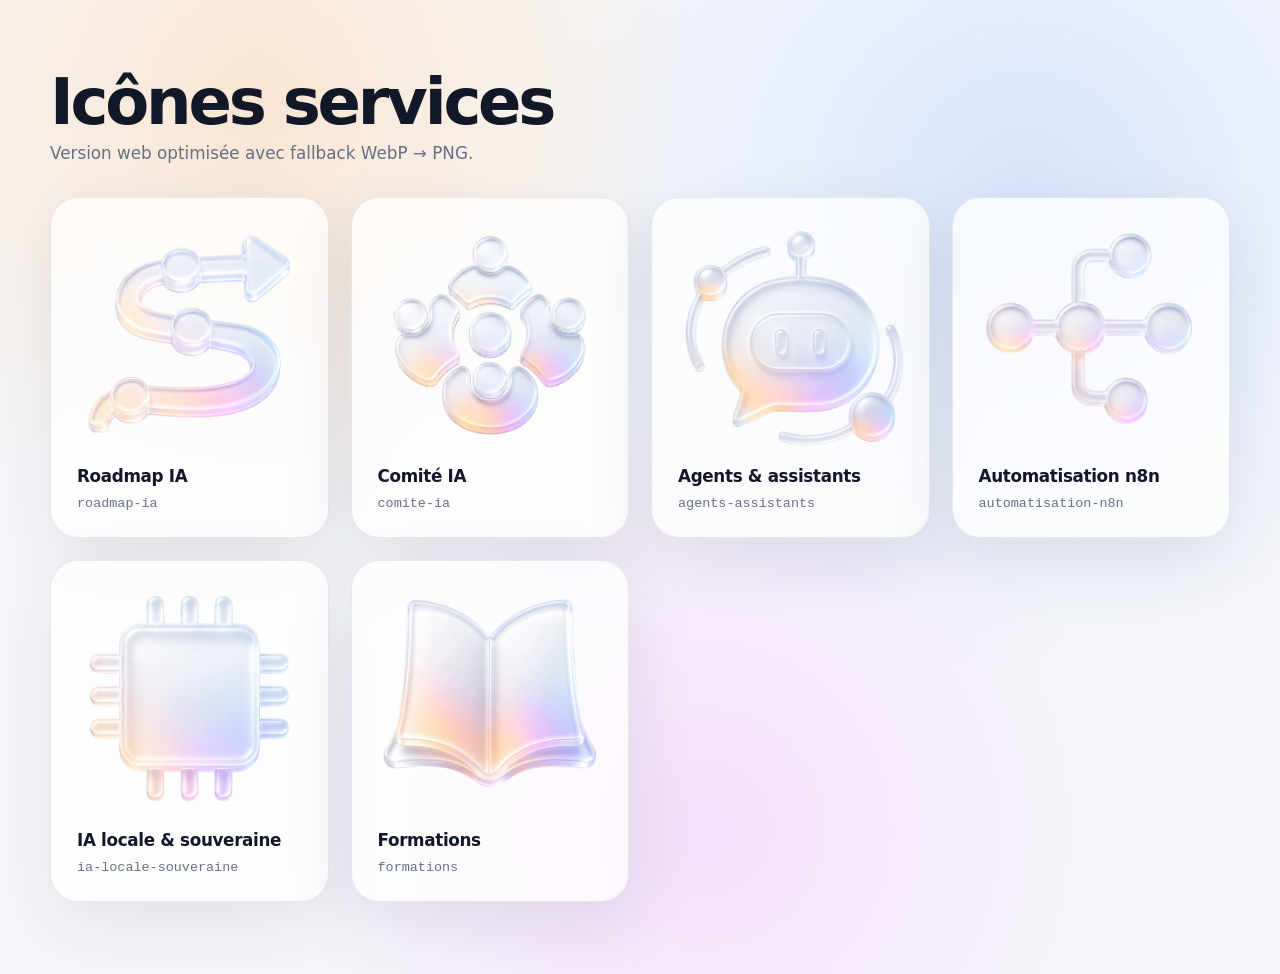
<file: new-design/Claude-Design/assets_web_v2_sans_fond/website/index.html>
<!doctype html>
<html lang="fr">
<head>
  <meta charset="utf-8" />
  <meta name="viewport" content="width=device-width, initial-scale=1" />
  <title>Hi-Ha.be · Icônes services premium</title>
  <style>
    :root {--bg:#f7f8fb;--card:rgba(255,255,255,.74);--stroke:rgba(40,55,90,.10);--text:#121827;--muted:#657083;--radius:28px;}
    * { box-sizing:border-box; }
    body { margin:0; min-height:100vh; font-family:Inter,ui-sans-serif,system-ui,-apple-system,BlinkMacSystemFont,"Segoe UI",sans-serif; color:var(--text); background:radial-gradient(circle at 20% 10%,rgba(255,190,125,.32),transparent 28rem),radial-gradient(circle at 80% 20%,rgba(125,170,255,.25),transparent 30rem),radial-gradient(circle at 55% 85%,rgba(230,120,255,.20),transparent 26rem),var(--bg); }
    main { width:min(1180px,calc(100% - 32px)); margin:0 auto; padding:72px 0; }
    header { margin-bottom:34px; }
    h1 { margin:0 0 10px; font-size:clamp(2rem,5vw,4.5rem); letter-spacing:-.05em; line-height:.95; }
    p { margin:0; color:var(--muted); font-size:1.05rem; }
    .grid { display:grid; grid-template-columns:repeat(auto-fit,minmax(240px,1fr)); gap:22px; }
    .icon-card { border:1px solid var(--stroke); background:var(--card); backdrop-filter:blur(18px); border-radius:var(--radius); padding:26px; box-shadow:0 24px 70px rgba(28,40,70,.10); }
    .icon-card picture { display:grid; place-items:center; aspect-ratio:1; }
    .icon-card img { width:min(100%,260px); height:auto; display:block; }
    .icon-card h2 { margin:18px 0 6px; font-size:1.05rem; letter-spacing:-.02em; }
    .icon-card code { color:var(--muted); font-size:.84rem; }
  </style>
</head>
<body>
  <main>
    <header>
      <h1>Icônes services</h1>
      <p>Version web optimisée avec fallback WebP → PNG.</p>
    </header>
    <section class="grid">
      <article class="icon-card">
        <picture>
          <source srcset="assets/icons/roadmap-ia.webp" type="image/webp" />
          <img src="assets/icons/roadmap-ia.png" alt="Roadmap IA" loading="lazy" width="512" height="512" />
        </picture>
        <h2>Roadmap IA</h2>
        <code>roadmap-ia</code>
      </article>
      <article class="icon-card">
        <picture>
          <source srcset="assets/icons/comite-ia.webp" type="image/webp" />
          <img src="assets/icons/comite-ia.png" alt="Comité IA" loading="lazy" width="512" height="512" />
        </picture>
        <h2>Comité IA</h2>
        <code>comite-ia</code>
      </article>
      <article class="icon-card">
        <picture>
          <source srcset="assets/icons/agents-assistants.webp" type="image/webp" />
          <img src="assets/icons/agents-assistants.png" alt="Agents & assistants" loading="lazy" width="512" height="512" />
        </picture>
        <h2>Agents & assistants</h2>
        <code>agents-assistants</code>
      </article>
      <article class="icon-card">
        <picture>
          <source srcset="assets/icons/automatisation-n8n.webp" type="image/webp" />
          <img src="assets/icons/automatisation-n8n.png" alt="Automatisation n8n" loading="lazy" width="512" height="512" />
        </picture>
        <h2>Automatisation n8n</h2>
        <code>automatisation-n8n</code>
      </article>
      <article class="icon-card">
        <picture>
          <source srcset="assets/icons/ia-locale-souveraine.webp" type="image/webp" />
          <img src="assets/icons/ia-locale-souveraine.png" alt="IA locale & souveraine" loading="lazy" width="512" height="512" />
        </picture>
        <h2>IA locale & souveraine</h2>
        <code>ia-locale-souveraine</code>
      </article>
      <article class="icon-card">
        <picture>
          <source srcset="assets/icons/formations.webp" type="image/webp" />
          <img src="assets/icons/formations.png" alt="Formations" loading="lazy" width="512" height="512" />
        </picture>
        <h2>Formations</h2>
        <code>formations</code>
      </article>
    </section>
  </main>
</body>
</html>
</file>
